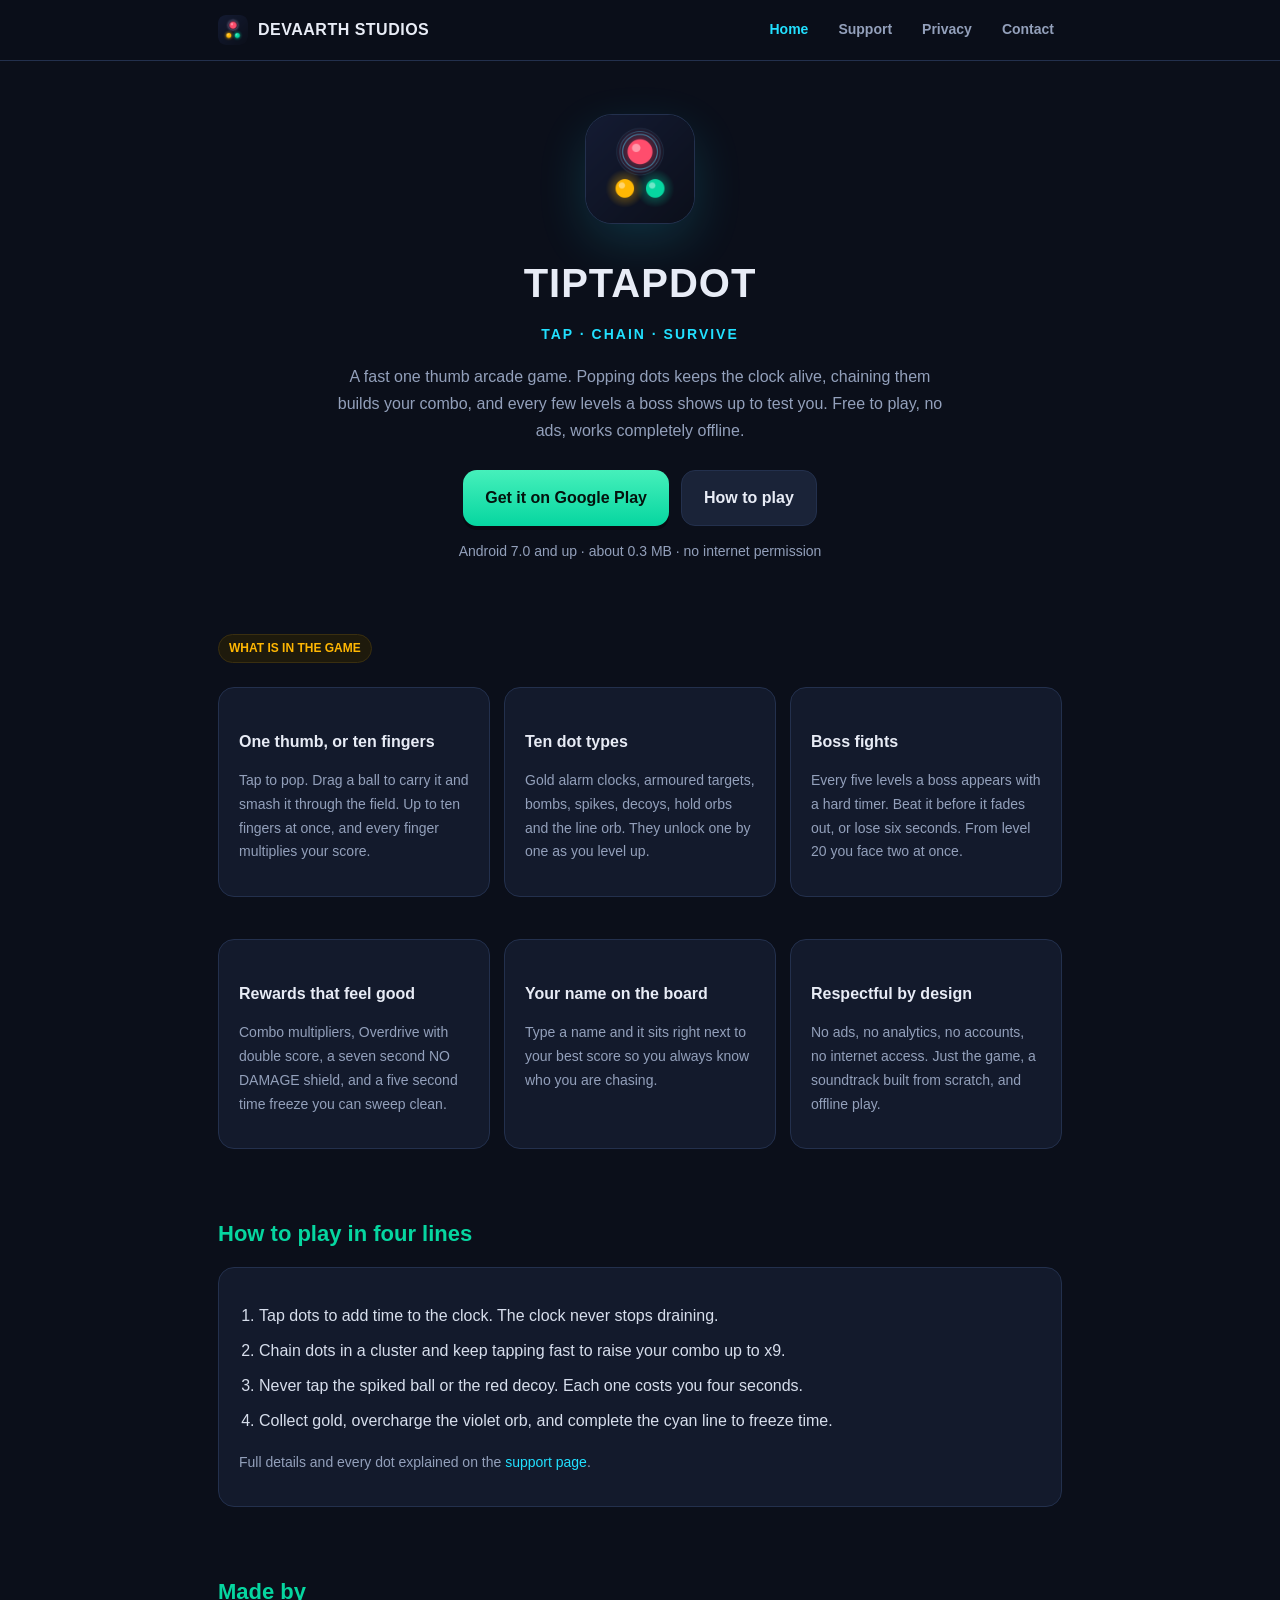
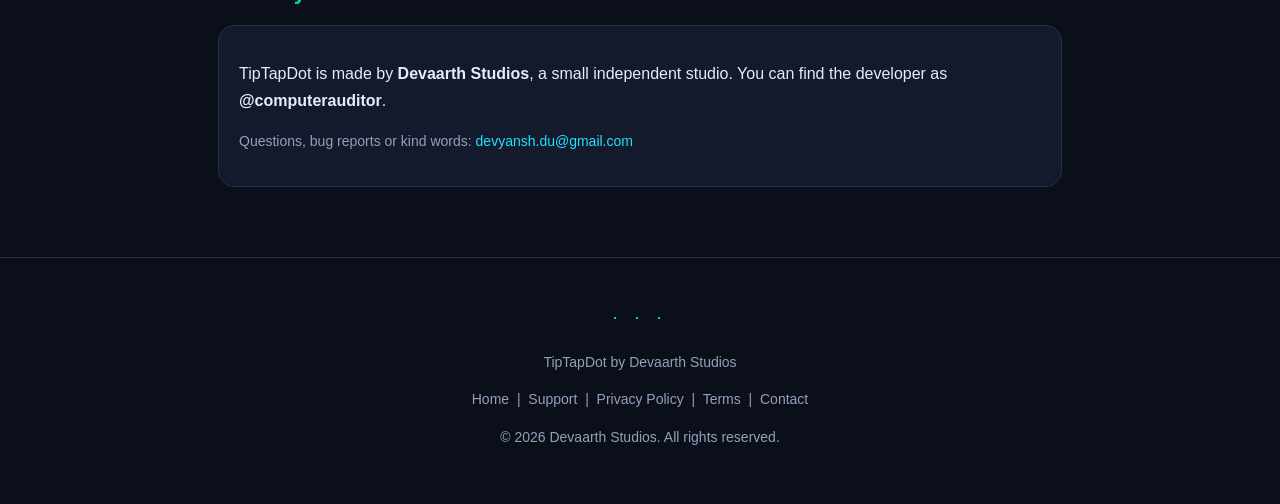
<file: index.html>
<!DOCTYPE html>
<html lang="en">
<head>
<meta charset="utf-8">
<meta name="viewport" content="width=device-width, initial-scale=1">
<title>TipTapDot by Devaarth Studios</title>
<meta name="description" content="TipTapDot is a fast one thumb arcade game. Tap dots, chain combos, freeze time and beat the boss. Free on Google Play, no ads, plays offline.">
<meta property="og:title" content="TipTapDot by Devaarth Studios">
<meta property="og:description" content="Tap dots, chain combos and freeze time in this fast one thumb arcade game.">
<meta property="og:image" content="icon.png">
<meta property="og:type" content="website">
<link rel="icon" href="icon.png">
<link rel="stylesheet" href="style.css">
</head>
<body>

<header>
  <nav class="nav">
    <a class="brand" href="index.html"><img src="icon.png" alt="TipTapDot icon"><span class="word">DEVAARTH STUDIOS</span></a>
    <span class="spacer"></span>
    <a class="link active" href="index.html">Home</a>
    <a class="link" href="support.html">Support</a>
    <a class="link" href="privacy.html">Privacy</a>
    <a class="link" href="contact.html">Contact</a>
  </nav>
</header>

<main class="wrap">

  <div class="hero">
    <img class="logo" src="icon.png" alt="TipTapDot">
    <h1>TIPTAPDOT</h1>
    <p class="tagline">TAP &middot; CHAIN &middot; SURVIVE</p>
    <p class="lead">
      A fast one thumb arcade game. Popping dots keeps the clock alive, chaining
      them builds your combo, and every few levels a boss shows up to test you.
      Free to play, no ads, works completely offline.
    </p>
    <div class="btnrow">
      <a class="btn" href="https://play.google.com/store/apps/details?id=com.devaarthstudios.tiptapdot">Get it on Google Play</a>
      <a class="btn ghost" href="support.html">How to play</a>
    </div>
    <p class="muted">Android 7.0 and up &middot; about 0.3 MB &middot; no internet permission</p>
  </div>

  <section>
    <div class="pill">WHAT IS IN THE GAME</div>
    <div class="grid">
      <div class="card">
        <h3>One thumb, or ten fingers</h3>
        <p class="muted">Tap to pop. Drag a ball to carry it and smash it through the
        field. Up to ten fingers at once, and every finger multiplies your score.</p>
      </div>
      <div class="card">
        <h3>Ten dot types</h3>
        <p class="muted">Gold alarm clocks, armoured targets, bombs, spikes, decoys,
        hold orbs and the line orb. They unlock one by one as you level up.</p>
      </div>
      <div class="card">
        <h3>Boss fights</h3>
        <p class="muted">Every five levels a boss appears with a hard timer. Beat it
        before it fades out, or lose six seconds. From level 20 you face two at once.</p>
      </div>
      <div class="card">
        <h3>Rewards that feel good</h3>
        <p class="muted">Combo multipliers, Overdrive with double score, a seven
        second NO DAMAGE shield, and a five second time freeze you can sweep clean.</p>
      </div>
      <div class="card">
        <h3>Your name on the board</h3>
        <p class="muted">Type a name and it sits right next to your best score so you
        always know who you are chasing.</p>
      </div>
      <div class="card">
        <h3>Respectful by design</h3>
        <p class="muted">No ads, no analytics, no accounts, no internet access. Just
        the game, a soundtrack built from scratch, and offline play.</p>
      </div>
    </div>
  </section>

  <section>
    <h2>How to play in four lines</h2>
    <div class="card">
      <ol class="steps">
        <li>Tap dots to add time to the clock. The clock never stops draining.</li>
        <li>Chain dots in a cluster and keep tapping fast to raise your combo up to x9.</li>
        <li>Never tap the spiked ball or the red decoy. Each one costs you four seconds.</li>
        <li>Collect gold, overcharge the violet orb, and complete the cyan line to freeze time.</li>
      </ol>
      <p class="muted">Full details and every dot explained on the
      <a href="support.html">support page</a>.</p>
    </div>
  </section>

  <section>
    <h2>Made by</h2>
    <div class="card">
      <p>TipTapDot is made by <strong>Devaarth Studios</strong>, a small independent
      studio. You can find the developer as <strong>@computerauditor</strong>.</p>
      <p class="muted">Questions, bug reports or kind words:
      <a href="mailto:devyansh.du@gmail.com">devyansh.du@gmail.com</a></p>
    </div>
  </section>

</main>

<footer>
  <div class="wrap">
    <p class="dots">&middot; &middot; &middot;</p>
    <p>TipTapDot by Devaarth Studios</p>
    <p>
      <a href="index.html">Home</a> &nbsp;|&nbsp;
      <a href="support.html">Support</a> &nbsp;|&nbsp;
      <a href="privacy.html">Privacy Policy</a> &nbsp;|&nbsp;
      <a href="terms.html">Terms</a> &nbsp;|&nbsp;
      <a href="contact.html">Contact</a>
    </p>
    <p class="muted">&copy; 2026 Devaarth Studios. All rights reserved.</p>
  </div>
</footer>

</body>
</html>
</file>
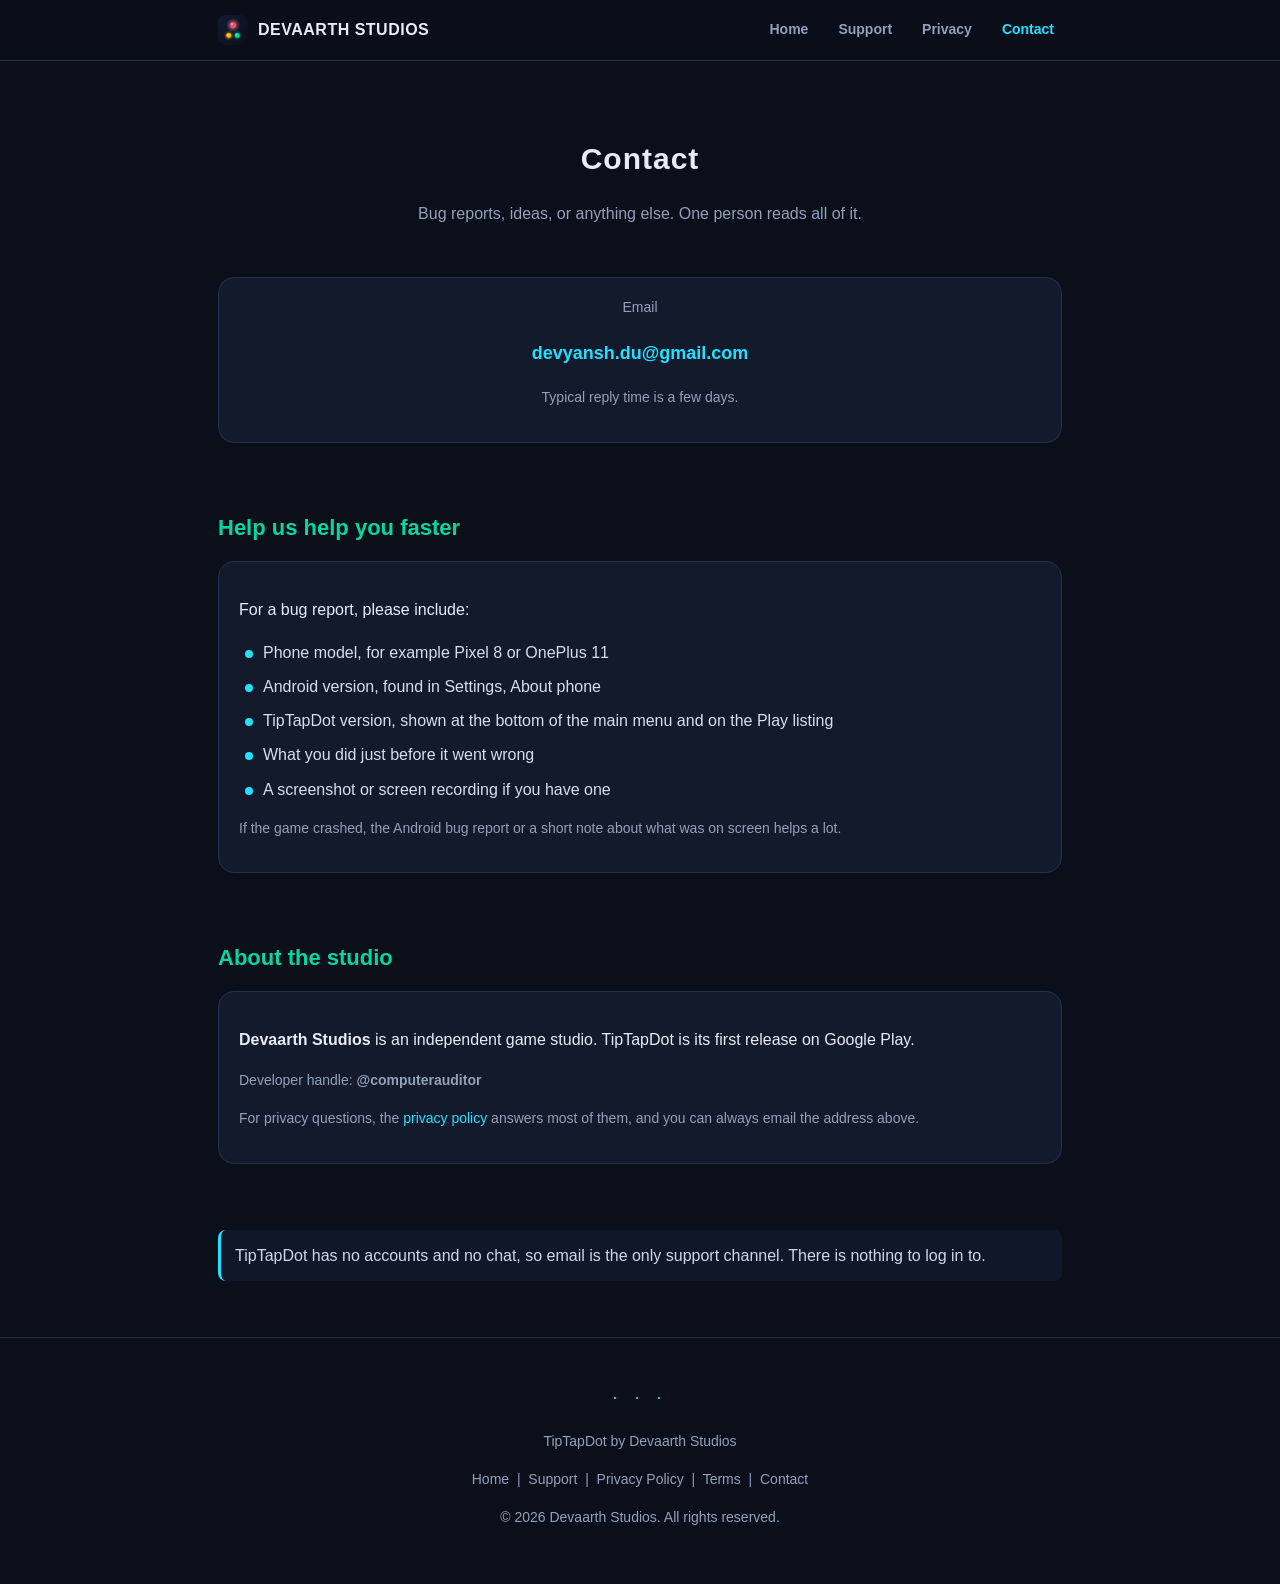
<file: contact.html>
<!DOCTYPE html>
<html lang="en">
<head>
<meta charset="utf-8">
<meta name="viewport" content="width=device-width, initial-scale=1">
<title>Contact - TipTapDot</title>
<meta name="description" content="Contact Devaarth Studios about TipTapDot: bug reports, feedback and support.">
<link rel="icon" href="icon.png">
<link rel="stylesheet" href="style.css">
</head>
<body>

<header>
  <nav class="nav">
    <a class="brand" href="index.html"><img src="icon.png" alt="TipTapDot icon"><span class="word">DEVAARTH STUDIOS</span></a>
    <span class="spacer"></span>
    <a class="link" href="index.html">Home</a>
    <a class="link" href="support.html">Support</a>
    <a class="link" href="privacy.html">Privacy</a>
    <a class="link active" href="contact.html">Contact</a>
  </nav>
</header>

<main class="wrap">

  <div class="hero" style="padding-bottom:10px">
    <h1 style="font-size:30px">Contact</h1>
    <p class="lead">Bug reports, ideas, or anything else. One person reads all of it.</p>
  </div>

  <section>
    <div class="card" style="text-align:center">
      <p class="muted" style="margin-top:0">Email</p>
      <p class="mail"><a href="mailto:devyansh.du@gmail.com">devyansh.du@gmail.com</a></p>
      <p class="muted">Typical reply time is a few days.</p>
    </div>
  </section>

  <section>
    <h2>Help us help you faster</h2>
    <div class="card">
      <p>For a bug report, please include:</p>
      <ul class="clean">
        <li>Phone model, for example Pixel 8 or OnePlus 11</li>
        <li>Android version, found in Settings, About phone</li>
        <li>TipTapDot version, shown at the bottom of the main menu and on the Play listing</li>
        <li>What you did just before it went wrong</li>
        <li>A screenshot or screen recording if you have one</li>
      </ul>
      <p class="muted">If the game crashed, the Android bug report or a short note about
      what was on screen helps a lot.</p>
    </div>
  </section>

  <section>
    <h2>About the studio</h2>
    <div class="card">
      <p><strong>Devaarth Studios</strong> is an independent game studio. TipTapDot is
      its first release on Google Play.</p>
      <p class="muted">Developer handle: <strong>@computerauditor</strong></p>
      <p class="muted">For privacy questions, the
      <a href="privacy.html">privacy policy</a> answers most of them, and you can always
      email the address above.</p>
    </div>
  </section>

  <section>
    <div class="note">
      TipTapDot has no accounts and no chat, so email is the only support channel.
      There is nothing to log in to.
    </div>
  </section>

</main>

<footer>
  <div class="wrap">
    <p class="dots">&middot; &middot; &middot;</p>
    <p>TipTapDot by Devaarth Studios</p>
    <p>
      <a href="index.html">Home</a> &nbsp;|&nbsp;
      <a href="support.html">Support</a> &nbsp;|&nbsp;
      <a href="privacy.html">Privacy Policy</a> &nbsp;|&nbsp;
      <a href="terms.html">Terms</a> &nbsp;|&nbsp;
      <a href="contact.html">Contact</a>
    </p>
    <p class="muted">&copy; 2026 Devaarth Studios. All rights reserved.</p>
  </div>
</footer>

</body>
</html>
</file>
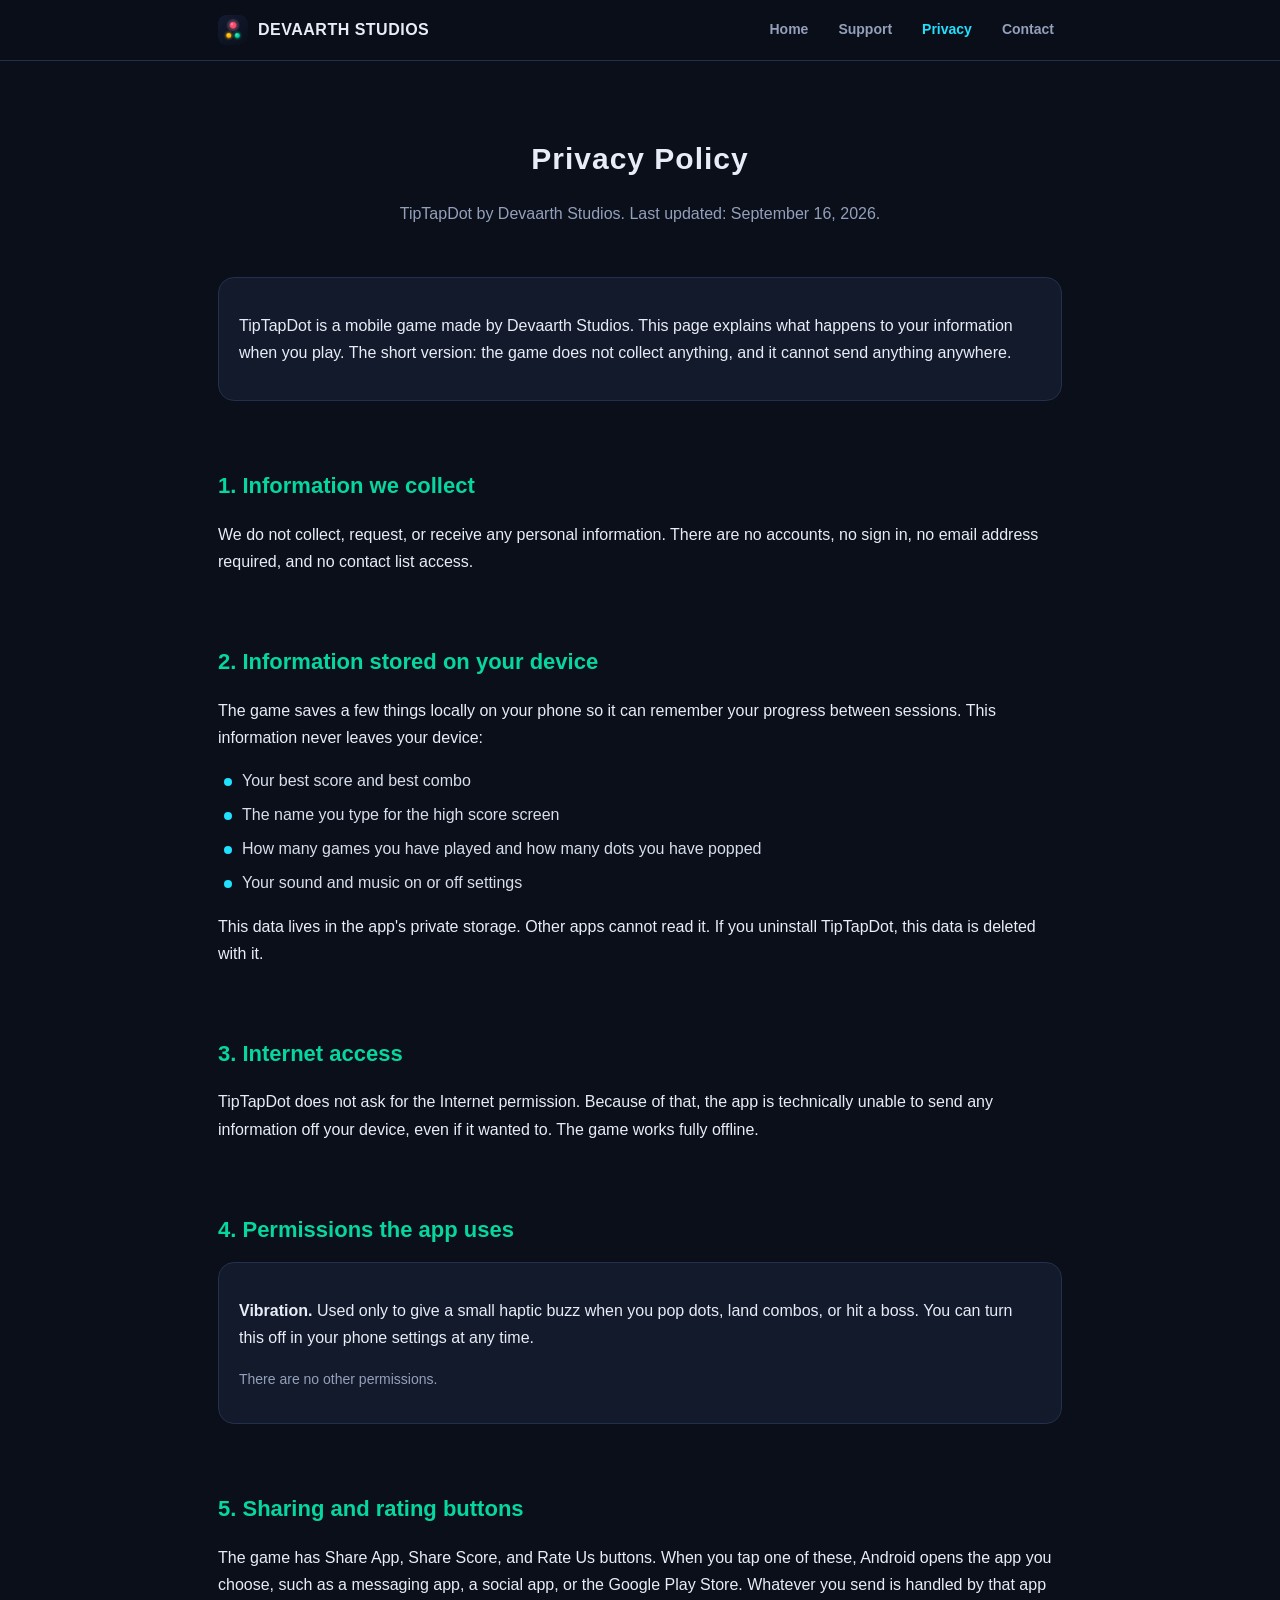
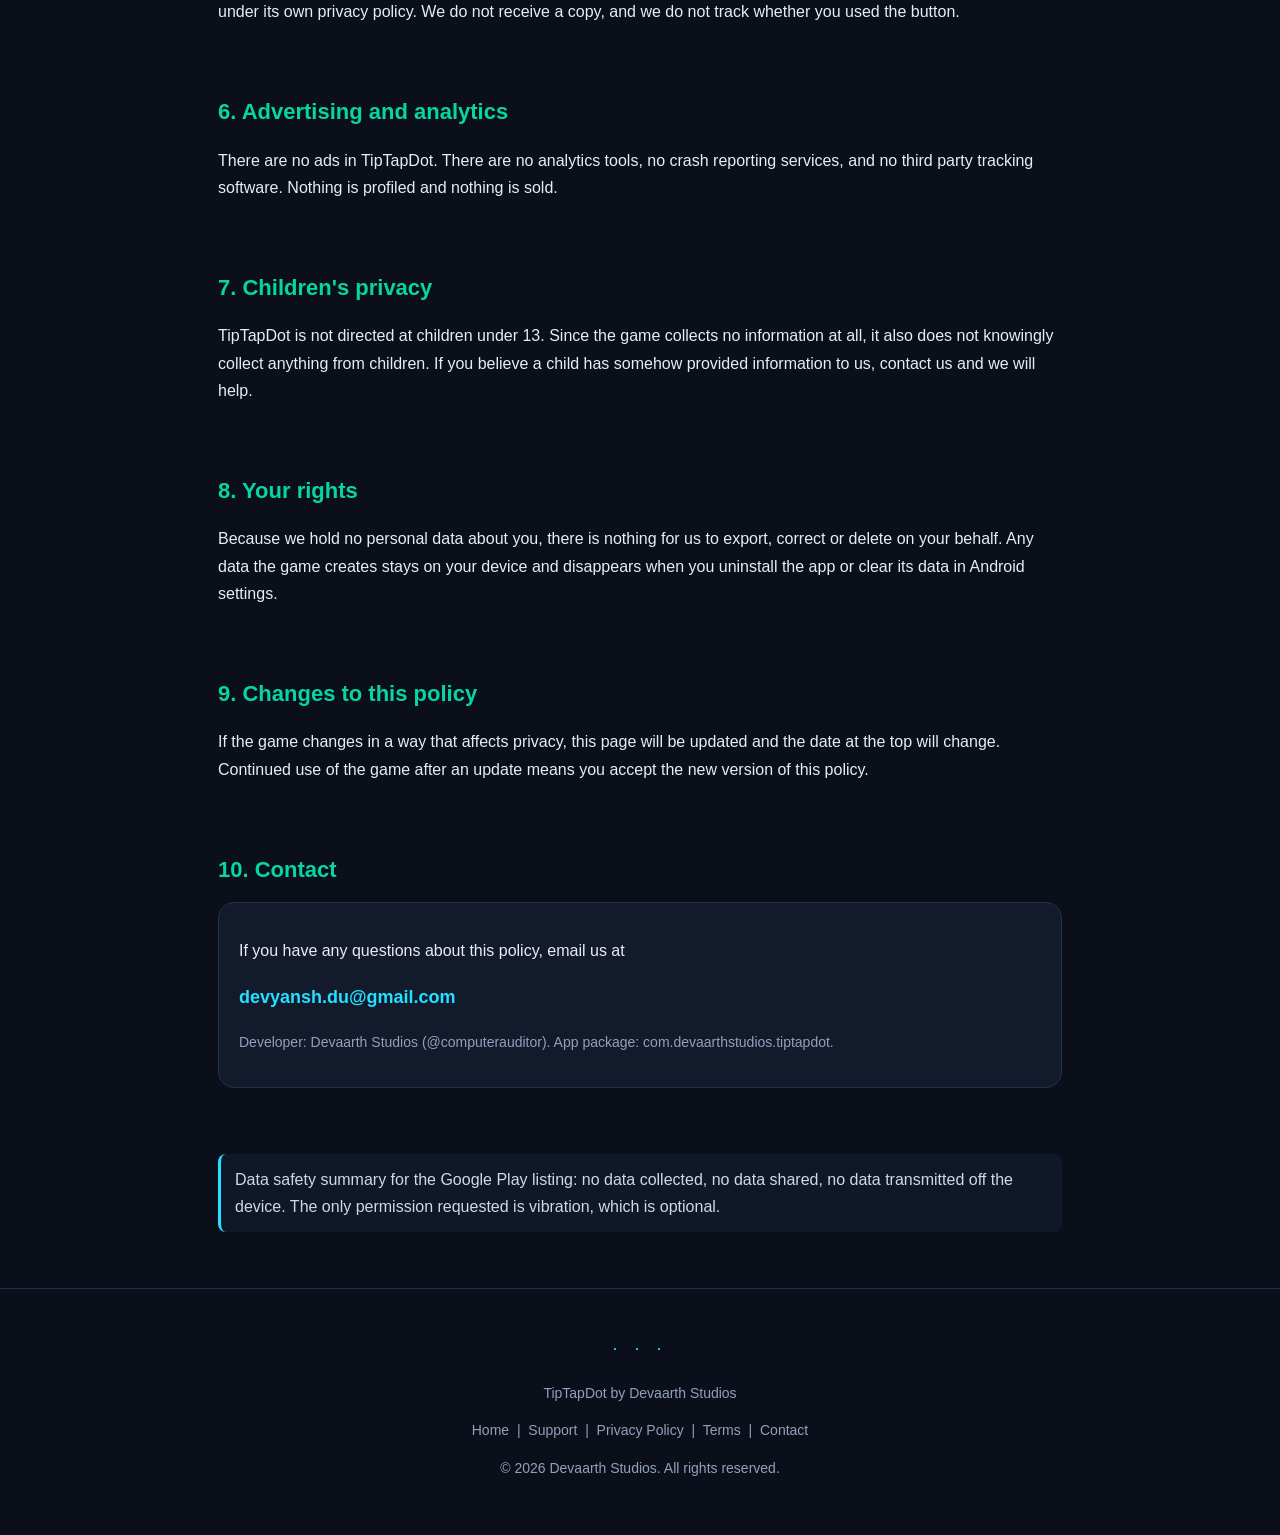
<file: privacy.html>
<!DOCTYPE html>
<html lang="en">
<head>
<meta charset="utf-8">
<meta name="viewport" content="width=device-width, initial-scale=1">
<title>Privacy Policy - TipTapDot</title>
<meta name="description" content="Privacy policy for TipTapDot by Devaarth Studios. The game collects no data, has no ads and no internet access.">
<link rel="icon" href="icon.png">
<link rel="stylesheet" href="style.css">
</head>
<body>

<header>
  <nav class="nav">
    <a class="brand" href="index.html"><img src="icon.png" alt="TipTapDot icon"><span class="word">DEVAARTH STUDIOS</span></a>
    <span class="spacer"></span>
    <a class="link" href="index.html">Home</a>
    <a class="link" href="support.html">Support</a>
    <a class="link active" href="privacy.html">Privacy</a>
    <a class="link" href="contact.html">Contact</a>
  </nav>
</header>

<main class="wrap">

  <div class="hero" style="padding-bottom:10px">
    <h1 style="font-size:30px">Privacy Policy</h1>
    <p class="lead">TipTapDot by Devaarth Studios. Last updated: September 16, 2026.</p>
  </div>

  <section>
    <div class="card">
      <p>TipTapDot is a mobile game made by Devaarth Studios. This page explains what
      happens to your information when you play. The short version: the game does not
      collect anything, and it cannot send anything anywhere.</p>
    </div>
  </section>

  <section>
    <h2>1. Information we collect</h2>
    <p>We do not collect, request, or receive any personal information. There are no
    accounts, no sign in, no email address required, and no contact list access.</p>
  </section>

  <section>
    <h2>2. Information stored on your device</h2>
    <p>The game saves a few things locally on your phone so it can remember your
    progress between sessions. This information never leaves your device:</p>
    <ul class="clean">
      <li>Your best score and best combo</li>
      <li>The name you type for the high score screen</li>
      <li>How many games you have played and how many dots you have popped</li>
      <li>Your sound and music on or off settings</li>
    </ul>
    <p>This data lives in the app's private storage. Other apps cannot read it. If you
    uninstall TipTapDot, this data is deleted with it.</p>
  </section>

  <section>
    <h2>3. Internet access</h2>
    <p>TipTapDot does not ask for the Internet permission. Because of that, the app is
    technically unable to send any information off your device, even if it wanted to.
    The game works fully offline.</p>
  </section>

  <section>
    <h2>4. Permissions the app uses</h2>
    <div class="card">
      <p><strong>Vibration.</strong> Used only to give a small haptic buzz when you pop
      dots, land combos, or hit a boss. You can turn this off in your phone settings at
      any time.</p>
      <p class="muted">There are no other permissions.</p>
    </div>
  </section>

  <section>
    <h2>5. Sharing and rating buttons</h2>
    <p>The game has Share App, Share Score, and Rate Us buttons. When you tap one of
    these, Android opens the app you choose, such as a messaging app, a social app, or
    the Google Play Store. Whatever you send is handled by that app under its own
    privacy policy. We do not receive a copy, and we do not track whether you used the
    button.</p>
  </section>

  <section>
    <h2>6. Advertising and analytics</h2>
    <p>There are no ads in TipTapDot. There are no analytics tools, no crash reporting
    services, and no third party tracking software. Nothing is profiled and nothing is
    sold.</p>
  </section>

  <section>
    <h2>7. Children's privacy</h2>
    <p>TipTapDot is not directed at children under 13. Since the game collects no
    information at all, it also does not knowingly collect anything from children. If
    you believe a child has somehow provided information to us, contact us and we will
    help.</p>
  </section>

  <section>
    <h2>8. Your rights</h2>
    <p>Because we hold no personal data about you, there is nothing for us to export,
    correct or delete on your behalf. Any data the game creates stays on your device
    and disappears when you uninstall the app or clear its data in Android settings.</p>
  </section>

  <section>
    <h2>9. Changes to this policy</h2>
    <p>If the game changes in a way that affects privacy, this page will be updated and
    the date at the top will change. Continued use of the game after an update means
    you accept the new version of this policy.</p>
  </section>

  <section>
    <h2>10. Contact</h2>
    <div class="card">
      <p>If you have any questions about this policy, email us at</p>
      <p class="mail"><a href="mailto:devyansh.du@gmail.com">devyansh.du@gmail.com</a></p>
      <p class="muted">Developer: Devaarth Studios (@computerauditor). App package:
      com.devaarthstudios.tiptapdot.</p>
    </div>
  </section>

  <section>
    <div class="note">
      Data safety summary for the Google Play listing: no data collected, no data
      shared, no data transmitted off the device. The only permission requested is
      vibration, which is optional.
    </div>
  </section>

</main>

<footer>
  <div class="wrap">
    <p class="dots">&middot; &middot; &middot;</p>
    <p>TipTapDot by Devaarth Studios</p>
    <p>
      <a href="index.html">Home</a> &nbsp;|&nbsp;
      <a href="support.html">Support</a> &nbsp;|&nbsp;
      <a href="privacy.html">Privacy Policy</a> &nbsp;|&nbsp;
      <a href="terms.html">Terms</a> &nbsp;|&nbsp;
      <a href="contact.html">Contact</a>
    </p>
    <p class="muted">&copy; 2026 Devaarth Studios. All rights reserved.</p>
  </div>
</footer>

</body>
</html>
</file>
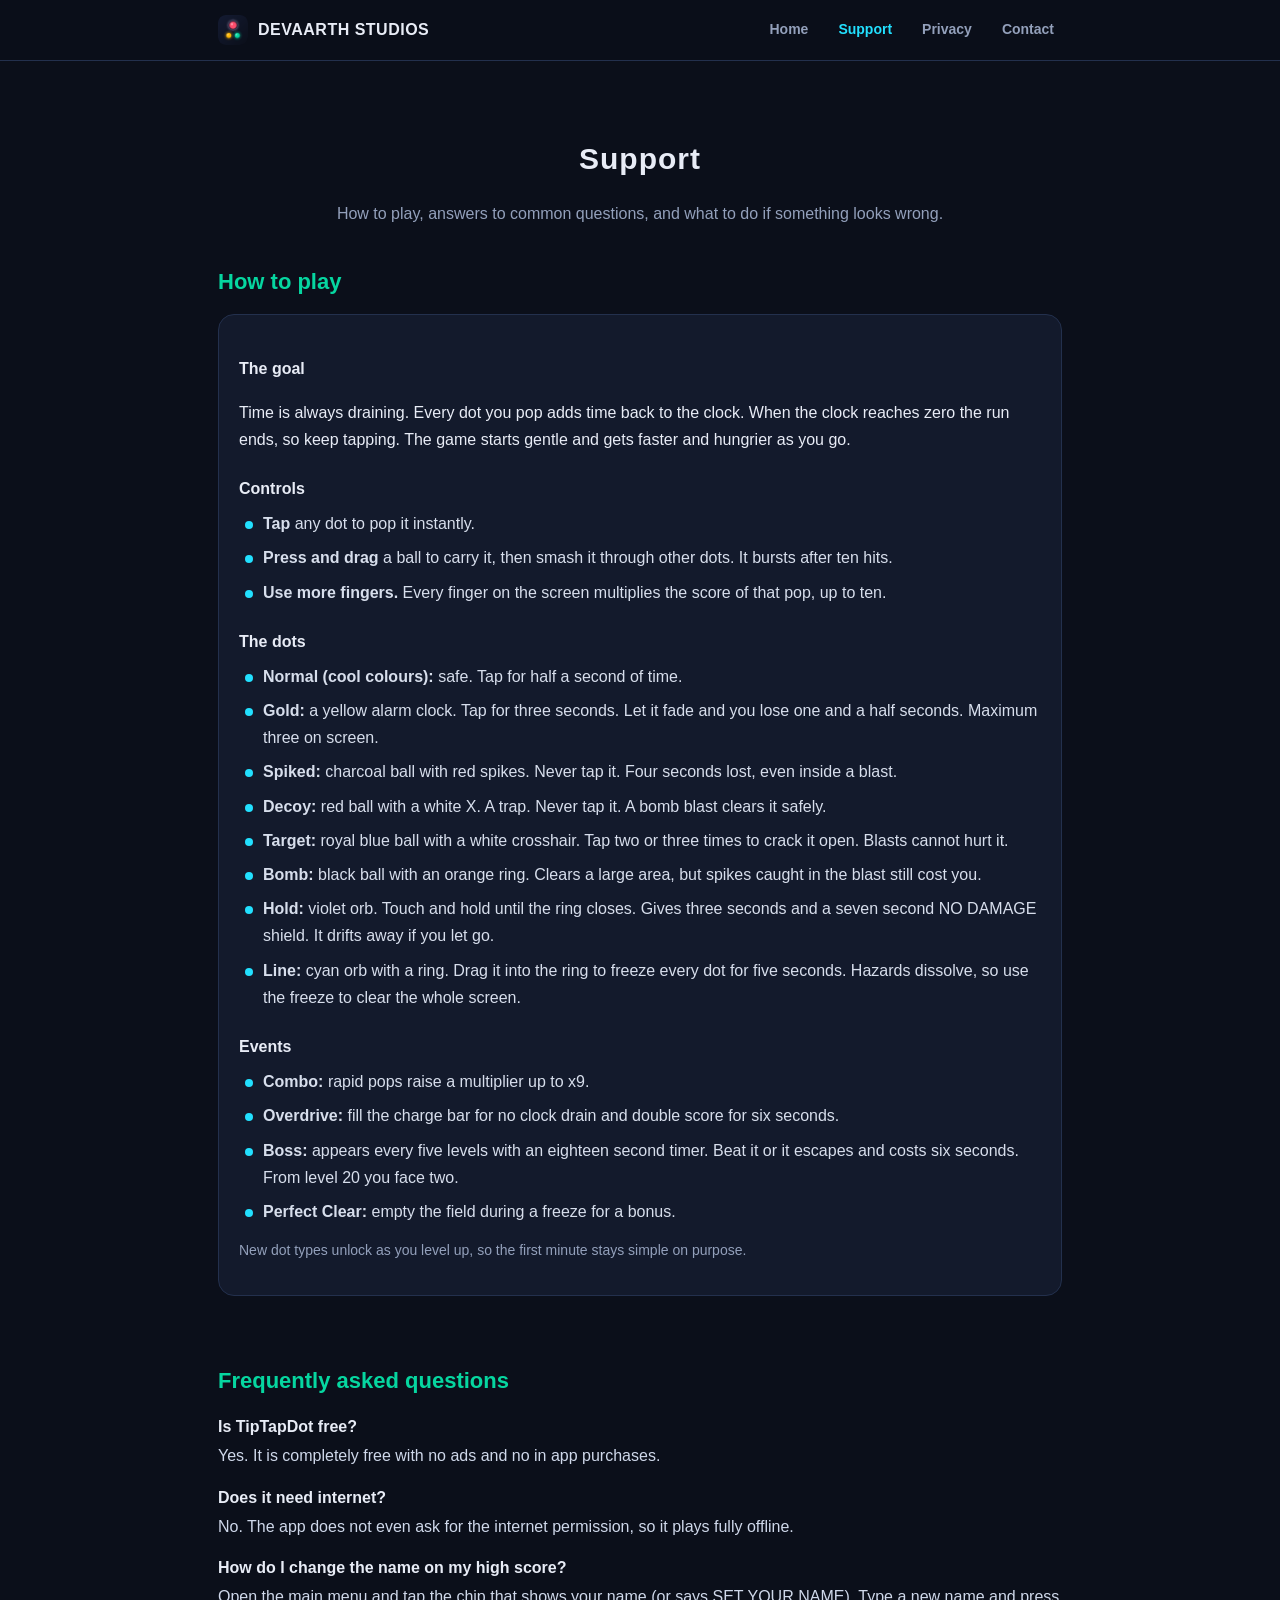
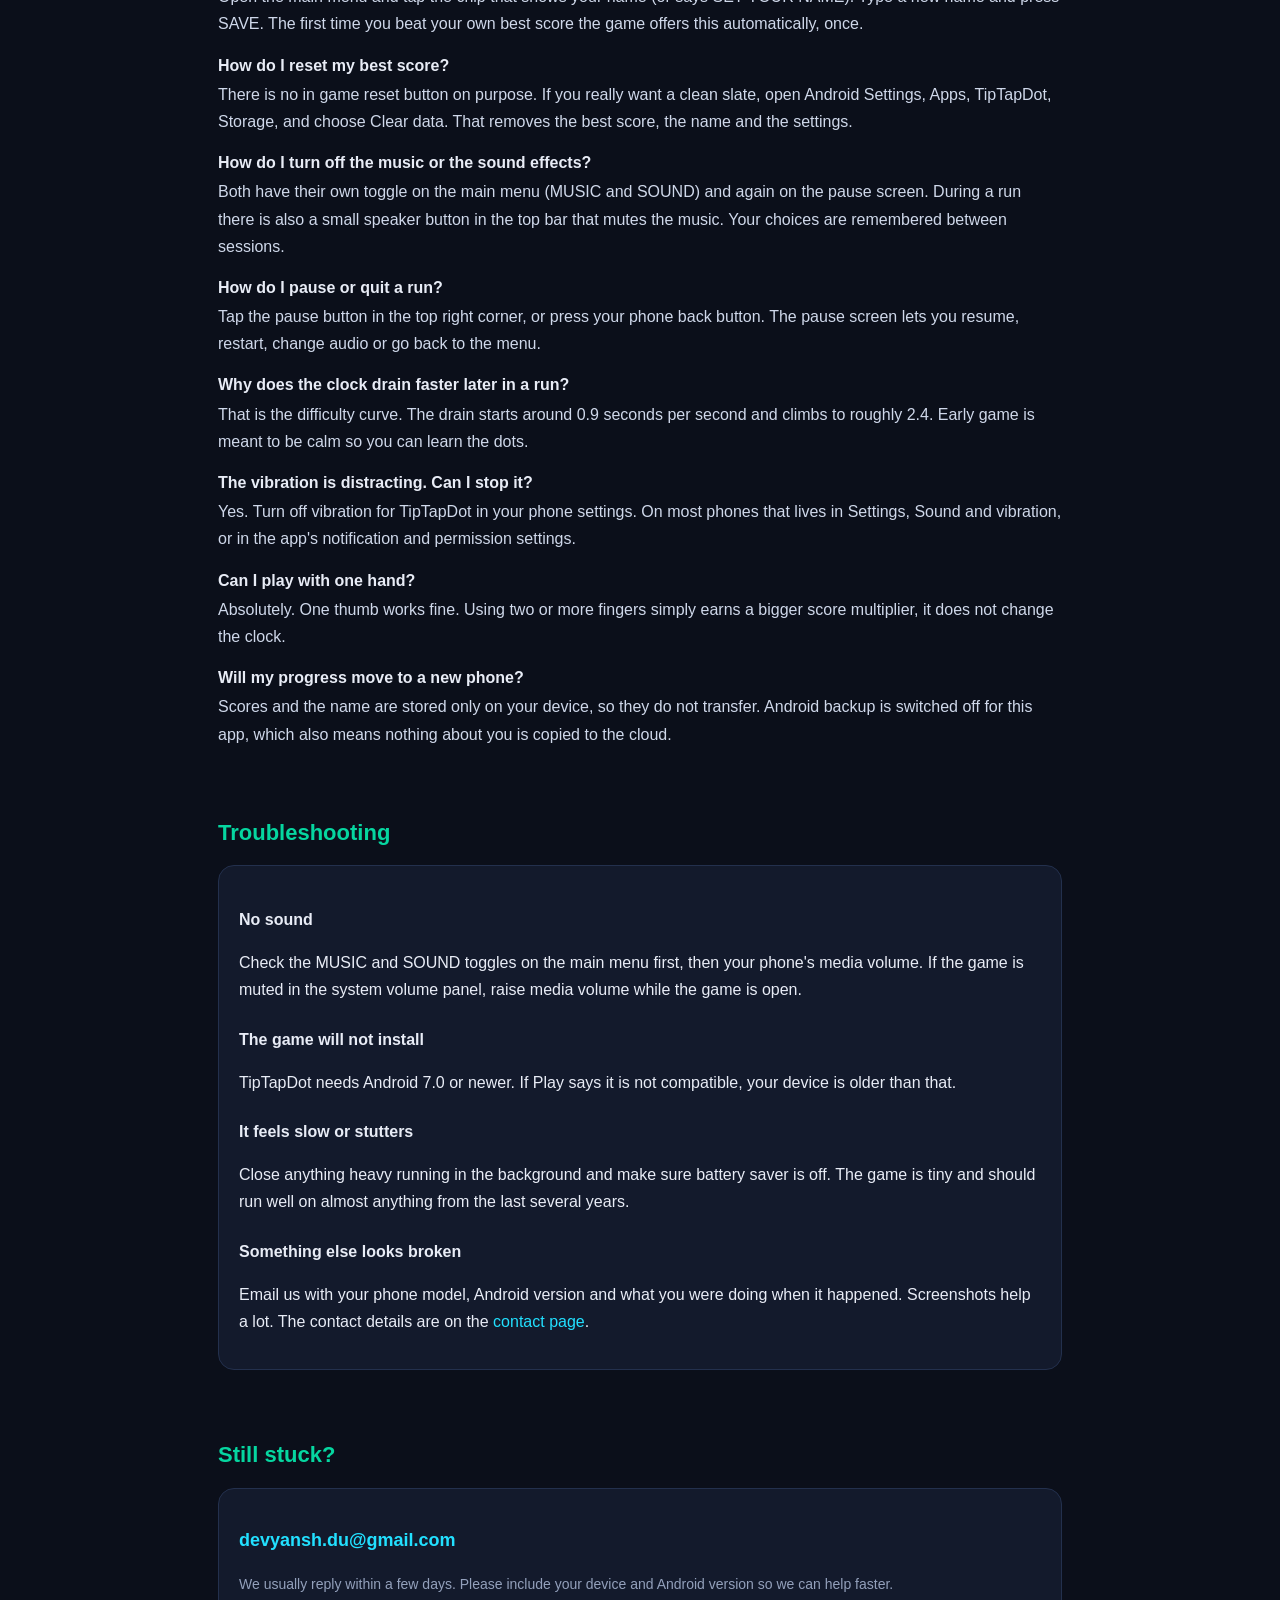
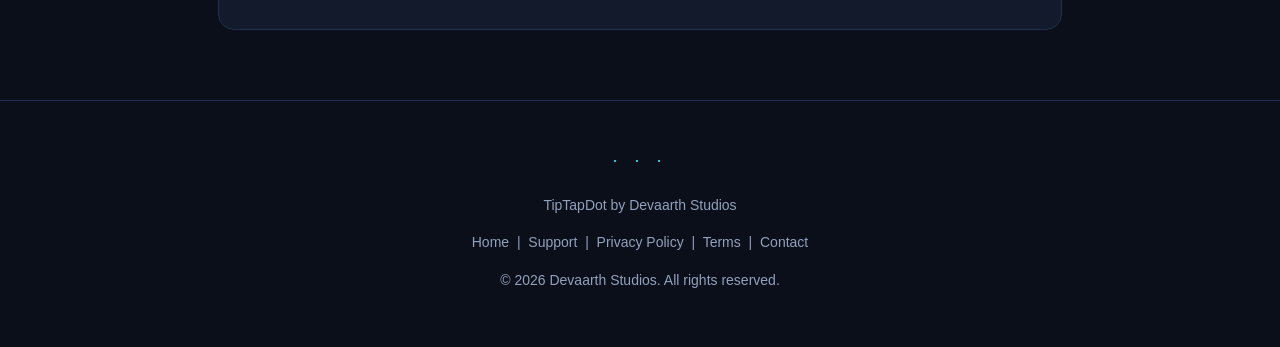
<file: support.html>
<!DOCTYPE html>
<html lang="en">
<head>
<meta charset="utf-8">
<meta name="viewport" content="width=device-width, initial-scale=1">
<title>Support - TipTapDot</title>
<meta name="description" content="Help, how to play and troubleshooting for TipTapDot by Devaarth Studios.">
<link rel="icon" href="icon.png">
<link rel="stylesheet" href="style.css">
</head>
<body>

<header>
  <nav class="nav">
    <a class="brand" href="index.html"><img src="icon.png" alt="TipTapDot icon"><span class="word">DEVAARTH STUDIOS</span></a>
    <span class="spacer"></span>
    <a class="link" href="index.html">Home</a>
    <a class="link active" href="support.html">Support</a>
    <a class="link" href="privacy.html">Privacy</a>
    <a class="link" href="contact.html">Contact</a>
  </nav>
</header>

<main class="wrap">

  <div class="hero" style="padding-bottom:10px">
    <h1 style="font-size:30px">Support</h1>
    <p class="lead">How to play, answers to common questions, and what to do if
    something looks wrong.</p>
  </div>

  <section>
    <h2>How to play</h2>
    <div class="card">
      <h3>The goal</h3>
      <p>Time is always draining. Every dot you pop adds time back to the clock. When
      the clock reaches zero the run ends, so keep tapping. The game starts gentle and
      gets faster and hungrier as you go.</p>

      <h3>Controls</h3>
      <ul class="clean">
        <li><strong>Tap</strong> any dot to pop it instantly.</li>
        <li><strong>Press and drag</strong> a ball to carry it, then smash it through
        other dots. It bursts after ten hits.</li>
        <li><strong>Use more fingers.</strong> Every finger on the screen multiplies
        the score of that pop, up to ten.</li>
      </ul>

      <h3>The dots</h3>
      <ul class="clean">
        <li><strong>Normal (cool colours):</strong> safe. Tap for half a second of time.</li>
        <li><strong>Gold:</strong> a yellow alarm clock. Tap for three seconds. Let it
        fade and you lose one and a half seconds. Maximum three on screen.</li>
        <li><strong>Spiked:</strong> charcoal ball with red spikes. Never tap it. Four
        seconds lost, even inside a blast.</li>
        <li><strong>Decoy:</strong> red ball with a white X. A trap. Never tap it.
        A bomb blast clears it safely.</li>
        <li><strong>Target:</strong> royal blue ball with a white crosshair. Tap two
        or three times to crack it open. Blasts cannot hurt it.</li>
        <li><strong>Bomb:</strong> black ball with an orange ring. Clears a large area,
        but spikes caught in the blast still cost you.</li>
        <li><strong>Hold:</strong> violet orb. Touch and hold until the ring closes.
        Gives three seconds and a seven second NO DAMAGE shield. It drifts away if you
        let go.</li>
        <li><strong>Line:</strong> cyan orb with a ring. Drag it into the ring to freeze
        every dot for five seconds. Hazards dissolve, so use the freeze to clear the
        whole screen.</li>
      </ul>

      <h3>Events</h3>
      <ul class="clean">
        <li><strong>Combo:</strong> rapid pops raise a multiplier up to x9.</li>
        <li><strong>Overdrive:</strong> fill the charge bar for no clock drain and
        double score for six seconds.</li>
        <li><strong>Boss:</strong> appears every five levels with an eighteen second
        timer. Beat it or it escapes and costs six seconds. From level 20 you face two.</li>
        <li><strong>Perfect Clear:</strong> empty the field during a freeze for a bonus.</li>
      </ul>
      <p class="muted">New dot types unlock as you level up, so the first minute stays
      simple on purpose.</p>
    </div>
  </section>

  <section>
    <h2>Frequently asked questions</h2>

    <div class="qa">
      <div class="q">Is TipTapDot free?</div>
      <div class="a">Yes. It is completely free with no ads and no in app purchases.</div>
    </div>

    <div class="qa">
      <div class="q">Does it need internet?</div>
      <div class="a">No. The app does not even ask for the internet permission, so it
      plays fully offline.</div>
    </div>

    <div class="qa">
      <div class="q">How do I change the name on my high score?</div>
      <div class="a">Open the main menu and tap the chip that shows your name (or says
      SET YOUR NAME). Type a new name and press SAVE. The first time you beat your own
      best score the game offers this automatically, once.</div>
    </div>

    <div class="qa">
      <div class="q">How do I reset my best score?</div>
      <div class="a">There is no in game reset button on purpose. If you really want a
      clean slate, open Android Settings, Apps, TipTapDot, Storage, and choose Clear
      data. That removes the best score, the name and the settings.</div>
    </div>

    <div class="qa">
      <div class="q">How do I turn off the music or the sound effects?</div>
      <div class="a">Both have their own toggle on the main menu (MUSIC and SOUND) and
      again on the pause screen. During a run there is also a small speaker button in
      the top bar that mutes the music. Your choices are remembered between sessions.</div>
    </div>

    <div class="qa">
      <div class="q">How do I pause or quit a run?</div>
      <div class="a">Tap the pause button in the top right corner, or press your phone
      back button. The pause screen lets you resume, restart, change audio or go back
      to the menu.</div>
    </div>

    <div class="qa">
      <div class="q">Why does the clock drain faster later in a run?</div>
      <div class="a">That is the difficulty curve. The drain starts around 0.9 seconds
      per second and climbs to roughly 2.4. Early game is meant to be calm so you can
      learn the dots.</div>
    </div>

    <div class="qa">
      <div class="q">The vibration is distracting. Can I stop it?</div>
      <div class="a">Yes. Turn off vibration for TipTapDot in your phone settings. On
      most phones that lives in Settings, Sound and vibration, or in the app's
      notification and permission settings.</div>
    </div>

    <div class="qa">
      <div class="q">Can I play with one hand?</div>
      <div class="a">Absolutely. One thumb works fine. Using two or more fingers simply
      earns a bigger score multiplier, it does not change the clock.</div>
    </div>

    <div class="qa">
      <div class="q">Will my progress move to a new phone?</div>
      <div class="a">Scores and the name are stored only on your device, so they do not
      transfer. Android backup is switched off for this app, which also means nothing
      about you is copied to the cloud.</div>
    </div>
  </section>

  <section>
    <h2>Troubleshooting</h2>
    <div class="card">
      <h3>No sound</h3>
      <p>Check the MUSIC and SOUND toggles on the main menu first, then your phone's
      media volume. If the game is muted in the system volume panel, raise media volume
      while the game is open.</p>

      <h3>The game will not install</h3>
      <p>TipTapDot needs Android 7.0 or newer. If Play says it is not compatible,
      your device is older than that.</p>

      <h3>It feels slow or stutters</h3>
      <p>Close anything heavy running in the background and make sure battery saver is
      off. The game is tiny and should run well on almost anything from the last
      several years.</p>

      <h3>Something else looks broken</h3>
      <p>Email us with your phone model, Android version and what you were doing when
      it happened. Screenshots help a lot. The contact details are on the
      <a href="contact.html">contact page</a>.</p>
    </div>
  </section>

  <section>
    <h2>Still stuck?</h2>
    <div class="card">
      <p class="mail"><a href="mailto:devyansh.du@gmail.com">devyansh.du@gmail.com</a></p>
      <p class="muted">We usually reply within a few days. Please include your device
      and Android version so we can help faster.</p>
    </div>
  </section>

</main>

<footer>
  <div class="wrap">
    <p class="dots">&middot; &middot; &middot;</p>
    <p>TipTapDot by Devaarth Studios</p>
    <p>
      <a href="index.html">Home</a> &nbsp;|&nbsp;
      <a href="support.html">Support</a> &nbsp;|&nbsp;
      <a href="privacy.html">Privacy Policy</a> &nbsp;|&nbsp;
      <a href="terms.html">Terms</a> &nbsp;|&nbsp;
      <a href="contact.html">Contact</a>
    </p>
    <p class="muted">&copy; 2026 Devaarth Studios. All rights reserved.</p>
  </div>
</footer>

</body>
</html>
</file>
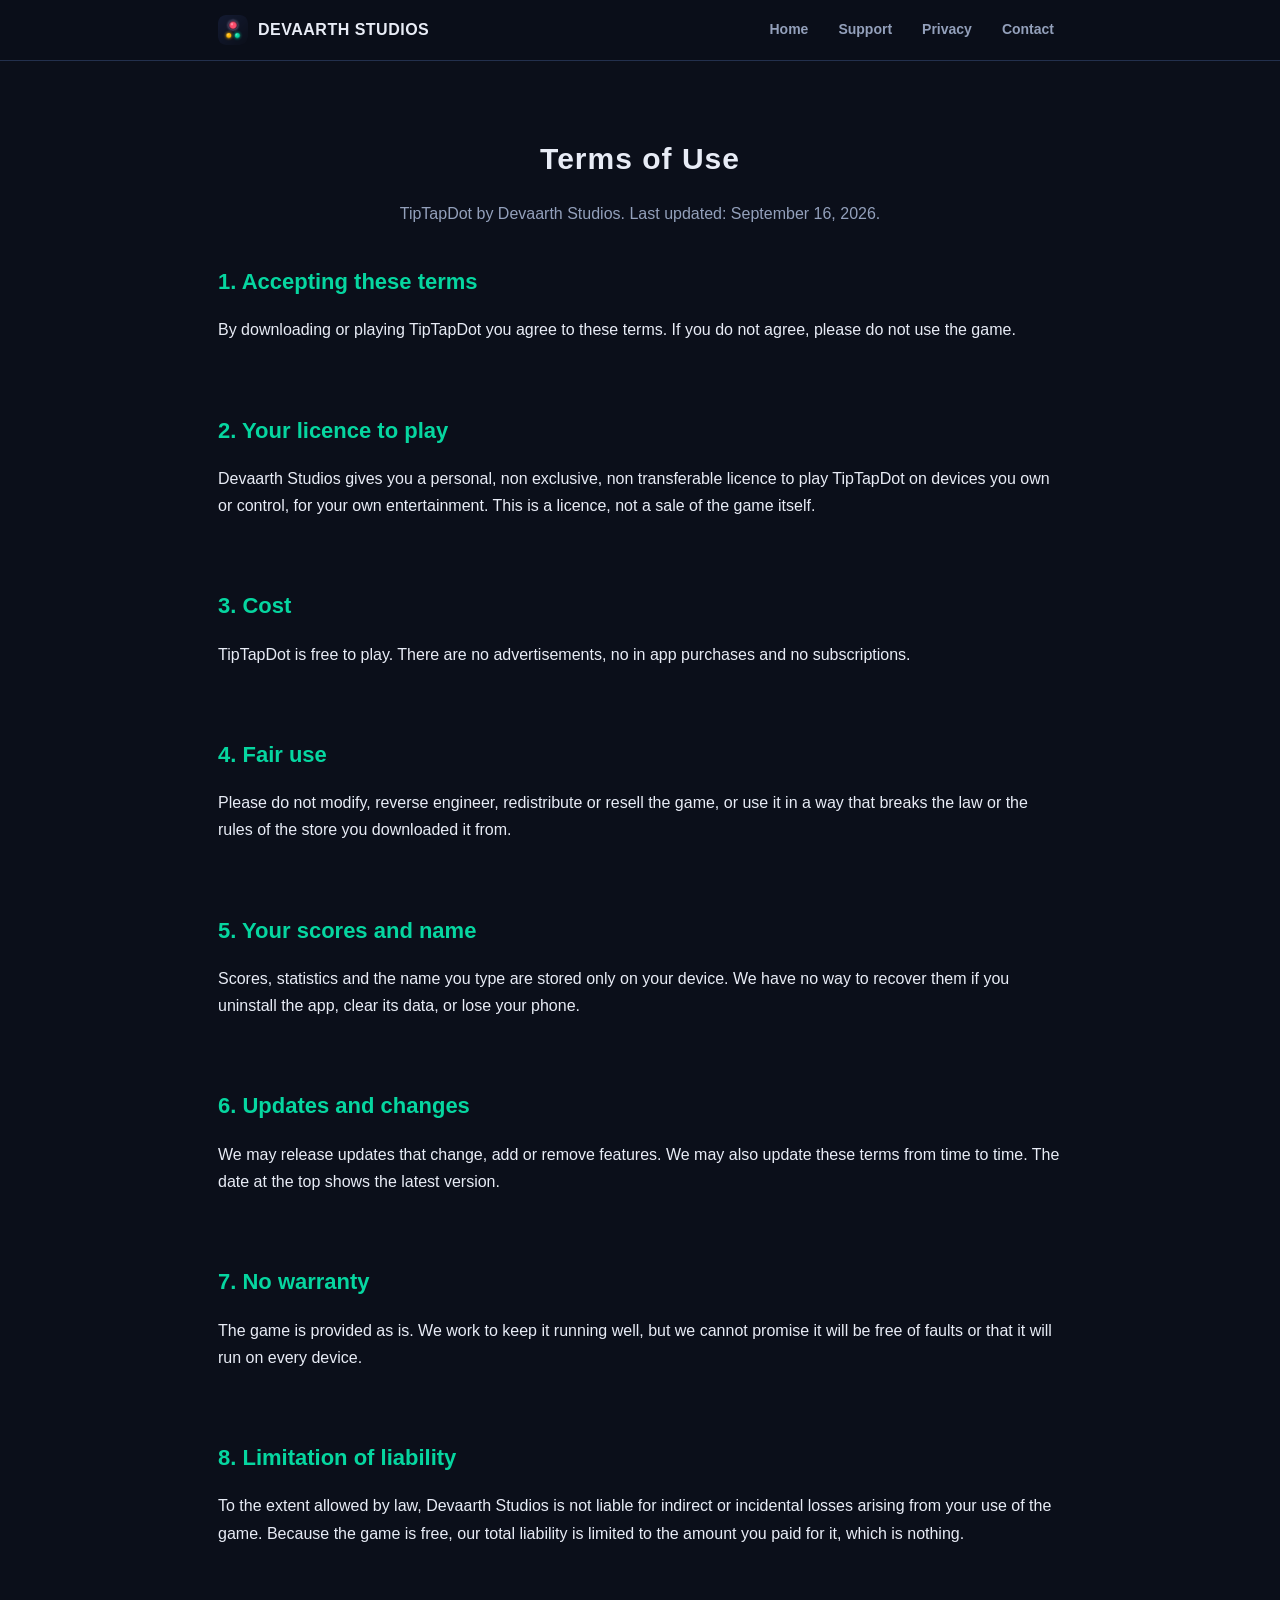
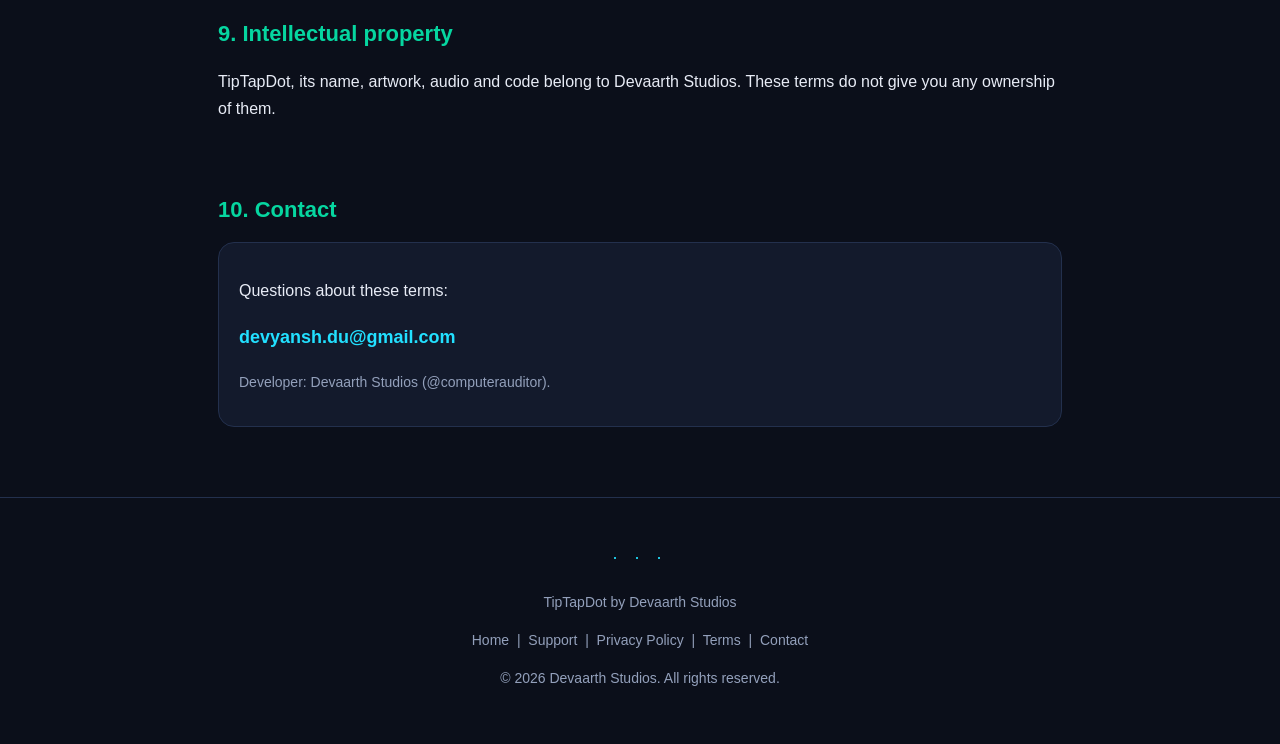
<file: terms.html>
<!DOCTYPE html>
<html lang="en">
<head>
<meta charset="utf-8">
<meta name="viewport" content="width=device-width, initial-scale=1">
<title>Terms of Use - TipTapDot</title>
<meta name="description" content="Terms of use for TipTapDot by Devaarth Studios.">
<link rel="icon" href="icon.png">
<link rel="stylesheet" href="style.css">
</head>
<body>

<header>
  <nav class="nav">
    <a class="brand" href="index.html"><img src="icon.png" alt="TipTapDot icon"><span class="word">DEVAARTH STUDIOS</span></a>
    <span class="spacer"></span>
    <a class="link" href="index.html">Home</a>
    <a class="link" href="support.html">Support</a>
    <a class="link" href="privacy.html">Privacy</a>
    <a class="link" href="contact.html">Contact</a>
  </nav>
</header>

<main class="wrap">

  <div class="hero" style="padding-bottom:10px">
    <h1 style="font-size:30px">Terms of Use</h1>
    <p class="lead">TipTapDot by Devaarth Studios. Last updated: September 16, 2026.</p>
  </div>

  <section>
    <h2>1. Accepting these terms</h2>
    <p>By downloading or playing TipTapDot you agree to these terms. If you do not
    agree, please do not use the game.</p>
  </section>

  <section>
    <h2>2. Your licence to play</h2>
    <p>Devaarth Studios gives you a personal, non exclusive, non transferable licence
    to play TipTapDot on devices you own or control, for your own entertainment. This
    is a licence, not a sale of the game itself.</p>
  </section>

  <section>
    <h2>3. Cost</h2>
    <p>TipTapDot is free to play. There are no advertisements, no in app purchases and
    no subscriptions.</p>
  </section>

  <section>
    <h2>4. Fair use</h2>
    <p>Please do not modify, reverse engineer, redistribute or resell the game, or use
    it in a way that breaks the law or the rules of the store you downloaded it from.</p>
  </section>

  <section>
    <h2>5. Your scores and name</h2>
    <p>Scores, statistics and the name you type are stored only on your device. We have
    no way to recover them if you uninstall the app, clear its data, or lose your phone.</p>
  </section>

  <section>
    <h2>6. Updates and changes</h2>
    <p>We may release updates that change, add or remove features. We may also update
    these terms from time to time. The date at the top shows the latest version.</p>
  </section>

  <section>
    <h2>7. No warranty</h2>
    <p>The game is provided as is. We work to keep it running well, but we cannot
    promise it will be free of faults or that it will run on every device.</p>
  </section>

  <section>
    <h2>8. Limitation of liability</h2>
    <p>To the extent allowed by law, Devaarth Studios is not liable for indirect or
    incidental losses arising from your use of the game. Because the game is free, our
    total liability is limited to the amount you paid for it, which is nothing.</p>
  </section>

  <section>
    <h2>9. Intellectual property</h2>
    <p>TipTapDot, its name, artwork, audio and code belong to Devaarth Studios. These
    terms do not give you any ownership of them.</p>
  </section>

  <section>
    <h2>10. Contact</h2>
    <div class="card">
      <p>Questions about these terms:</p>
      <p class="mail"><a href="mailto:devyansh.du@gmail.com">devyansh.du@gmail.com</a></p>
      <p class="muted">Developer: Devaarth Studios (@computerauditor).</p>
    </div>
  </section>

</main>

<footer>
  <div class="wrap">
    <p class="dots">&middot; &middot; &middot;</p>
    <p>TipTapDot by Devaarth Studios</p>
    <p>
      <a href="index.html">Home</a> &nbsp;|&nbsp;
      <a href="support.html">Support</a> &nbsp;|&nbsp;
      <a href="privacy.html">Privacy Policy</a> &nbsp;|&nbsp;
      <a href="terms.html">Terms</a> &nbsp;|&nbsp;
      <a href="contact.html">Contact</a>
    </p>
    <p class="muted">&copy; 2026 Devaarth Studios. All rights reserved.</p>
  </div>
</footer>

</body>
</html>
</file>
<file: style.css>
:root {
  --bg: #0b0f1a;
  --bg2: #141b2e;
  --card: #131a2c;
  --line: #23304d;
  --text: #e8ecf6;
  --dim: #93a0bb;
  --cyan: #22e0ff;
  --mint: #06d6a0;
  --amber: #ffb703;
  --rose: #ff4d6d;
  --violet: #b388ff;
}

* { box-sizing: border-box; }

html { scroll-behavior: smooth; }

body {
  margin: 0;
  background: var(--bg);
  color: var(--text);
  font: 16px/1.7 -apple-system, "Segoe UI", Roboto, Arial, sans-serif;
  -webkit-font-smoothing: antialiased;
}

a { color: var(--cyan); text-decoration: none; }
a:hover { text-decoration: underline; }

.wrap { max-width: 880px; margin: 0 auto; padding: 0 18px; }

/* ---------- header ---------- */
header {
  position: sticky;
  top: 0;
  z-index: 20;
  background: rgba(11, 15, 26, 0.92);
  border-bottom: 1px solid var(--line);
  backdrop-filter: blur(8px);
}

.nav {
  display: flex;
  align-items: center;
  gap: 14px;
  max-width: 880px;
  margin: 0 auto;
  padding: 12px 18px;
}

.brand {
  display: flex;
  align-items: center;
  gap: 10px;
  font-weight: 800;
  letter-spacing: 0.5px;
  color: var(--text);
}

.brand img { width: 30px; height: 30px; border-radius: 8px; }

.nav .spacer { flex: 1; }

.nav a.link {
  color: var(--dim);
  font-size: 14px;
  font-weight: 600;
  padding: 6px 8px;
  border-radius: 8px;
}

.nav a.link:hover { color: var(--text); background: #1a2338; text-decoration: none; }
.nav a.link.active { color: var(--cyan); }

/* ---------- hero ---------- */
.hero { padding: 54px 0 30px; text-align: center; }

.hero img.logo {
  width: 108px;
  height: 108px;
  border-radius: 26px;
  box-shadow: 0 0 0 1px var(--line), 0 18px 50px rgba(34, 224, 255, 0.16);
}

h1 {
  font-size: 40px;
  margin: 18px 0 6px;
  letter-spacing: 1px;
}

.tagline { color: var(--cyan); font-weight: 700; letter-spacing: 2px; font-size: 14px; margin: 0; }

.lead { color: var(--dim); max-width: 620px; margin: 16px auto 0; }

/* ---------- buttons ---------- */
.btnrow { display: flex; gap: 12px; justify-content: center; flex-wrap: wrap; margin: 26px 0 8px; }

.btn {
  display: inline-flex;
  align-items: center;
  gap: 8px;
  background: linear-gradient(180deg, #46f0bb, var(--mint));
  color: #04120d;
  font-weight: 800;
  padding: 13px 22px;
  border-radius: 14px;
  box-shadow: 0 4px 0 rgba(0, 0, 0, 0.35);
}

.btn:hover { text-decoration: none; filter: brightness(1.05); }

.btn.ghost {
  background: #1a2338;
  color: var(--text);
  border: 1px solid var(--line);
  box-shadow: none;
}

/* ---------- cards / sections ---------- */
section { padding: 26px 0; }

h2 { font-size: 22px; margin: 0 0 12px; color: var(--mint); }
h3 { font-size: 16px; margin: 22px 0 6px; color: var(--text); }

.card {
  background: var(--card);
  border: 1px solid var(--line);
  border-radius: 16px;
  padding: 18px 20px;
  margin: 14px 0;
}

.grid { display: grid; grid-template-columns: repeat(auto-fit, minmax(240px, 1fr)); gap: 14px; }

ul.clean { list-style: none; padding-left: 0; margin: 8px 0; }
ul.clean li { padding-left: 24px; position: relative; margin: 7px 0; color: #d7deec; }
ul.clean li::before {
  content: "";
  position: absolute;
  left: 6px;
  top: 11px;
  width: 8px;
  height: 8px;
  border-radius: 50%;
  background: var(--cyan);
}

ol.steps { padding-left: 20px; color: #d7deec; }
ol.steps li { margin: 8px 0; }

.pill {
  display: inline-block;
  font-size: 12px;
  font-weight: 700;
  color: var(--amber);
  border: 1px solid #3a2f10;
  background: #1e1a0c;
  padding: 3px 10px;
  border-radius: 999px;
  margin-bottom: 10px;
}

.muted { color: var(--dim); font-size: 14px; }

.note {
  background: #101728;
  border-left: 3px solid var(--cyan);
  border-radius: 8px;
  padding: 12px 14px;
  color: #cfd8ea;
}

.qa { margin: 14px 0; }
.qa .q { font-weight: 700; color: var(--text); }
.qa .a { color: #cfd8ea; margin-top: 2px; }

.mail {
  font-size: 18px;
  font-weight: 700;
  word-break: break-all;
}

footer {
  border-top: 1px solid var(--line);
  margin-top: 30px;
  padding: 26px 0 40px;
  color: var(--dim);
  font-size: 14px;
  text-align: center;
}

footer a { color: var(--dim); }
footer .dots { letter-spacing: 6px; color: var(--cyan); font-size: 18px; }

/* ---------- small screens ---------- */
.brand { white-space: nowrap; }
.nav { flex-wrap: wrap; }

@media (max-width: 640px) {
  .nav { gap: 6px 8px; padding: 10px 14px; }
  .nav a.link { font-size: 13px; padding: 5px 7px; }
  .brand { font-size: 13px; letter-spacing: 0.3px; }
  .brand img { width: 26px; height: 26px; }
  h1 { font-size: 31px; }
  .hero { padding: 34px 0 22px; }
  .hero img.logo { width: 92px; height: 92px; }
  .mail { font-size: 16px; }
}

@media (max-width: 420px) {
  .brand .word { display: none; }
}
</file>
